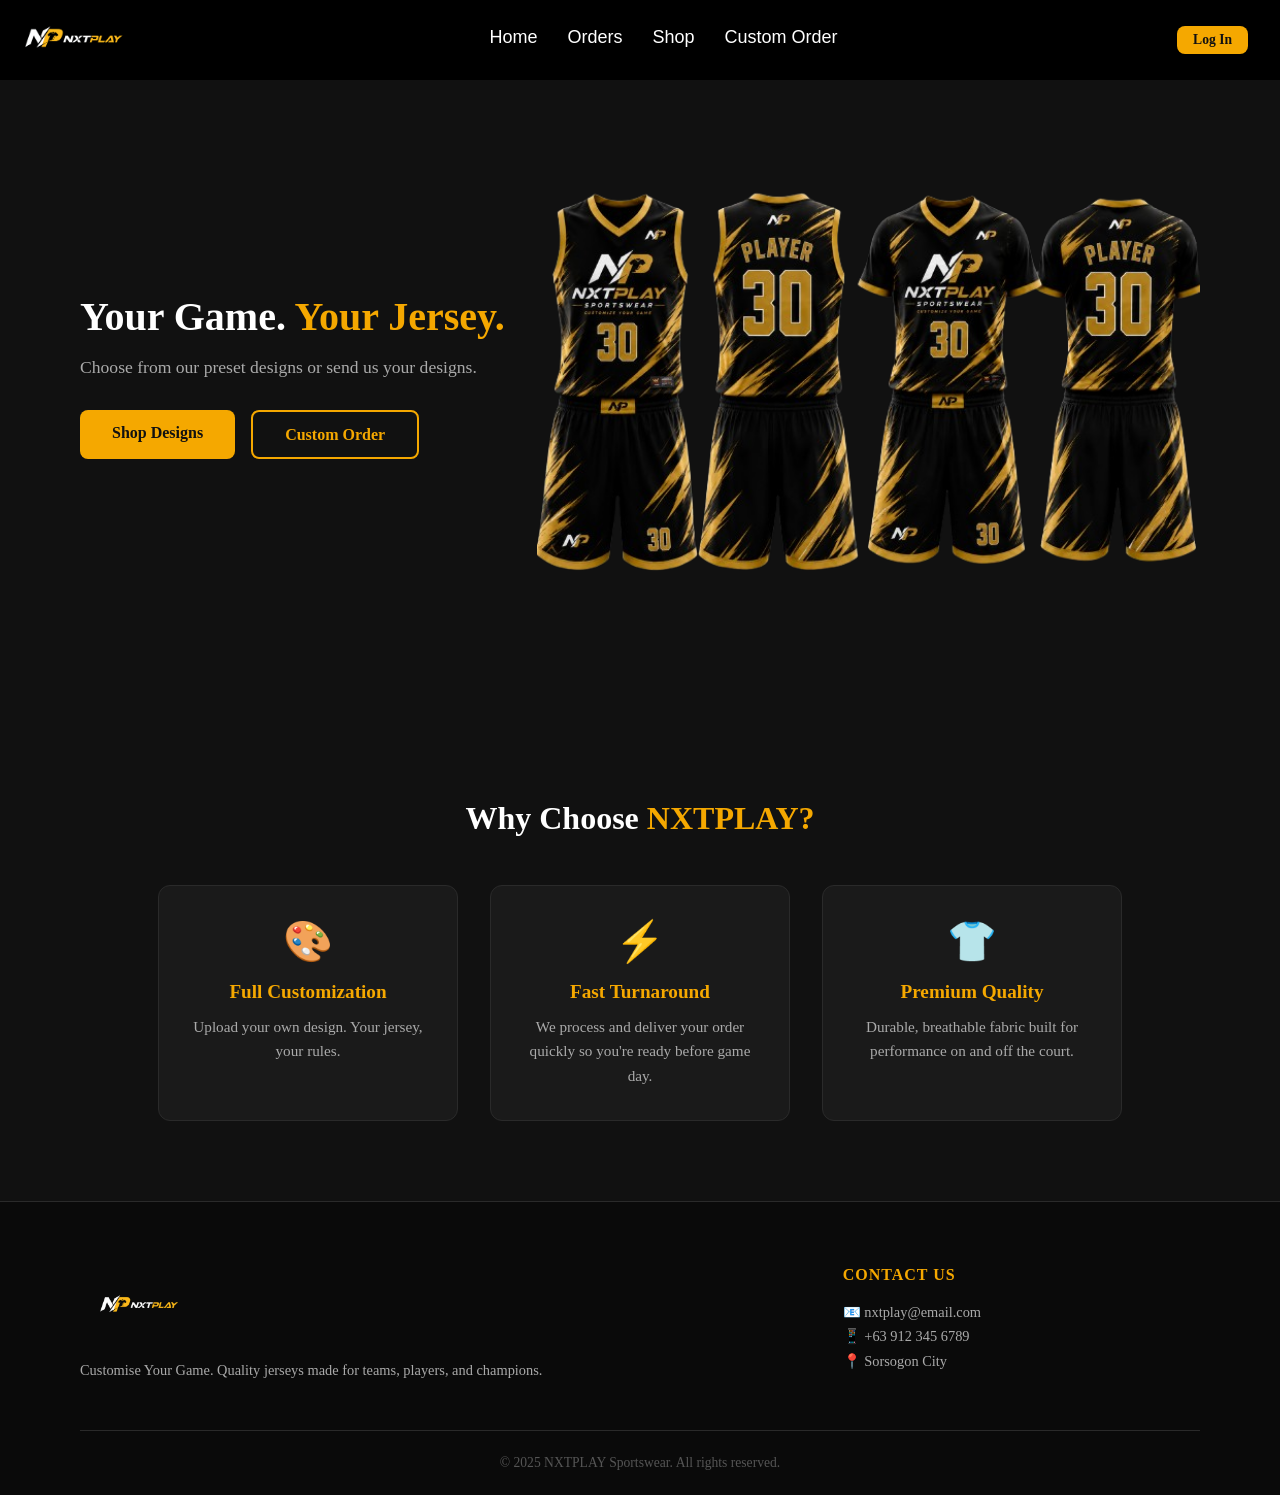
<file: index.html>
<!DOCTYPE html>
<html lang="en">

<head>
  <meta charset="UTF-8">
  <meta name="viewport" content="width=device-width, initial-scale=1.0">
  <title>NXTPLAY</title>
  <link rel="stylesheet" href="css/index.css">
  <link rel="stylesheet" href="css/navbar.css">
</head>

<body>

  <header>
    <div id="nav-wrapper">

      <div class="logo-container">
        <img src="images/navbarLogo.png" alt="NXTPLAY Logo">
      </div>

      <div class="nav-links">
        <ul id="nav-items">
          <a href="#hero">Home</a>
          <a href="./pages/orders.html">Orders</a>
          <a href="./pages/shop.html">Shop</a>
          <a href="./pages/custom.html">Custom Order</a>
        </ul>
      </div>
      <a href="/login.html" id="nav-login">Log In</a>
      <button id="hamburger">☰</button>

    </div>
  </header>

  <main>
    <section id="hero">

      <div id="hero-text">
        <h1>Your Game. <span>Your Jersey.</span></h1>
        <p>Choose from our preset designs or send us your designs.</p>

        <div id="hero-buttons">
          <a href="pages/shop.html" class="btn-primary">Shop Designs</a>
          <a href="pages/custom.html" class="btn-secondary">Custom Order</a>
        </div>
      </div>

      <div id="hero-image">
        <img src="images/black_gold_classic.png" alt="Custom Jersey">
      </div>

    </section>

    <section id="why-us">
      <h2>Why Choose <span>NXTPLAY?</span></h2>

      <div id="why-us-cards">

        <div class="why-card">
          <div class="why-icon">🎨</div>
          <h3>Full Customization</h3>
          <p>Upload your own design. Your jersey, your rules.</p>
        </div>

        <div class="why-card">
          <div class="why-icon">⚡</div>
          <h3>Fast Turnaround</h3>
          <p>We process and deliver your order quickly so you're ready before game day.</p>
        </div>

        <div class="why-card">
          <div class="why-icon">👕</div>
          <h3>Premium Quality</h3>
          <p>Durable, breathable fabric built for performance on and off the court.</p>
        </div>

      </div>
    </section>

  </main>

  <footer>
    <div id="footer-wrapper">

      <div class="footer-col">
        <img src="images/navbarLogo.png" alt="NXTPLAY Logo" id="footer-logo">
        <p>Customise Your Game. Quality jerseys made for teams, players, and champions.</p>
      </div>



      <div class="footer-col">
        <h4>Contact Us</h4>
        <p>📧 nxtplay@email.com</p>
        <p>📱 +63 912 345 6789</p>
        <p>📍 Sorsogon City</p>
      </div>

    </div>

    <div id="footer-bottom">
      <p>© 2025 NXTPLAY Sportswear. All rights reserved.</p>
    </div>
  </footer>

  <script src="js/navbar.js"></script>



</body>

</html>
</file>
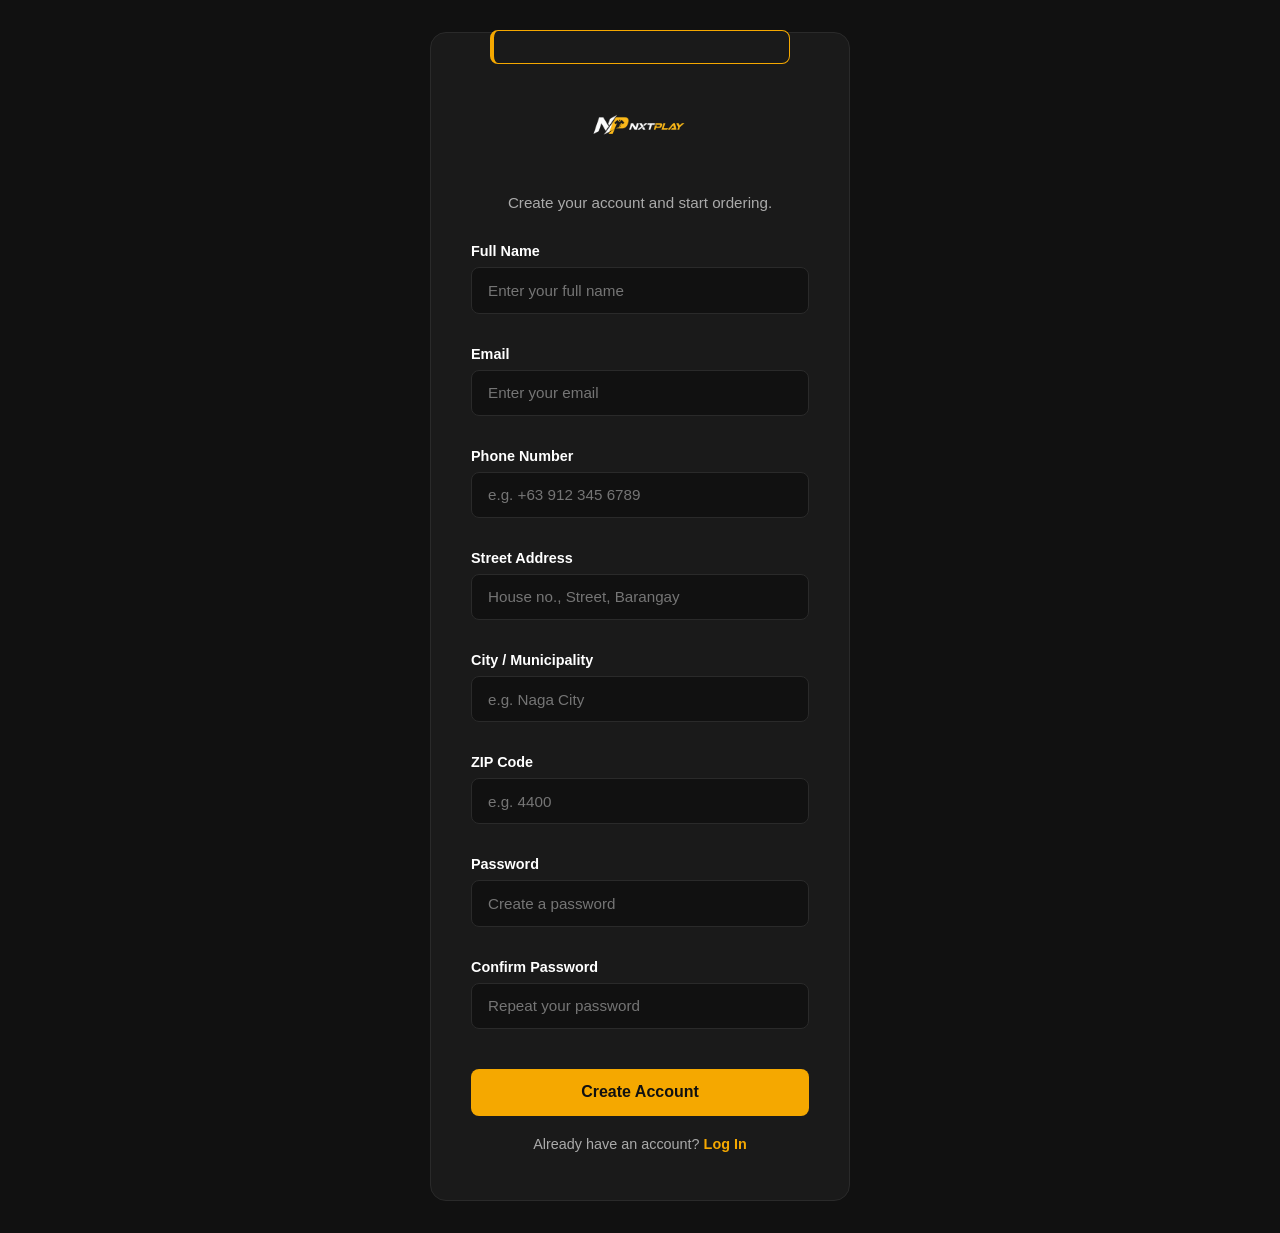
<file: signup.html>
<!DOCTYPE html>
<html lang="en">

<head>
  <meta charset="UTF-8">
  <meta name="viewport" content="width=device-width, initial-scale=1.0">
  <title>NXTPLAY — Sign Up</title>
  <link rel="stylesheet" href="./css/login.css">
</head>

<body>

  <div id="login-page">

    <div id="login-card">

      <div id="login-header">
        <img src="./images/navbarLogo.png" alt="NXTPLAY Logo">
        <p>Create your account and start ordering.</p>
      </div>

      <div id="login-form">

        <div class="form-group">
          <label for="fullname">Full Name</label>
          <input type="text" id="fullname" placeholder="Enter your full name">
          <span class="field-error" id="fullname-error"></span>
        </div>

        <div class="form-group">
          <label for="email">Email</label>
          <input type="email" id="email" placeholder="Enter your email">
          <span class="field-error" id="email-error"></span>
        </div>

        <div class="form-group">
          <label for="phone">Phone Number</label>
          <input type="tel" id="phone" placeholder="e.g. +63 912 345 6789">
          <span class="field-error" id="phone-error"></span>
        </div>

        <div class="form-group">
          <label for="street">Street Address</label>
          <input type="text" id="street" placeholder="House no., Street, Barangay">
          <span class="field-error" id="street-error"></span>
        </div>

        <div class="form-group">
          <label for="city">City / Municipality</label>
          <input type="text" id="city" placeholder="e.g. Naga City">
          <span class="field-error" id="city-error"></span>
        </div>

        <div class="form-group">
          <label for="zip">ZIP Code</label>
          <input type="text" id="zip" placeholder="e.g. 4400">
          <span class="field-error" id="zip-error"></span>
        </div>

        <div class="form-group">
          <label for="password">Password</label>
          <input type="password" id="password" placeholder="Create a password">
          <span class="field-error" id="password-error"></span>
        </div>

        <div class="form-group">
          <label for="confirm-password">Confirm Password</label>
          <input type="password" id="confirm-password" placeholder="Repeat your password">
          <span class="field-error" id="confirm-error"></span>
        </div>

        <button id="login-btn">Create Account</button>

        <p id="signup-text">Already have an account? <a href="./login.html">Log In</a></p>

      </div>

    </div>

  </div>

  <div id="alert-box" class="hidden">
    <p id="alert-message"></p>
  </div>

  <script src="./signup.js"></script>

</body>

</html>
</file>
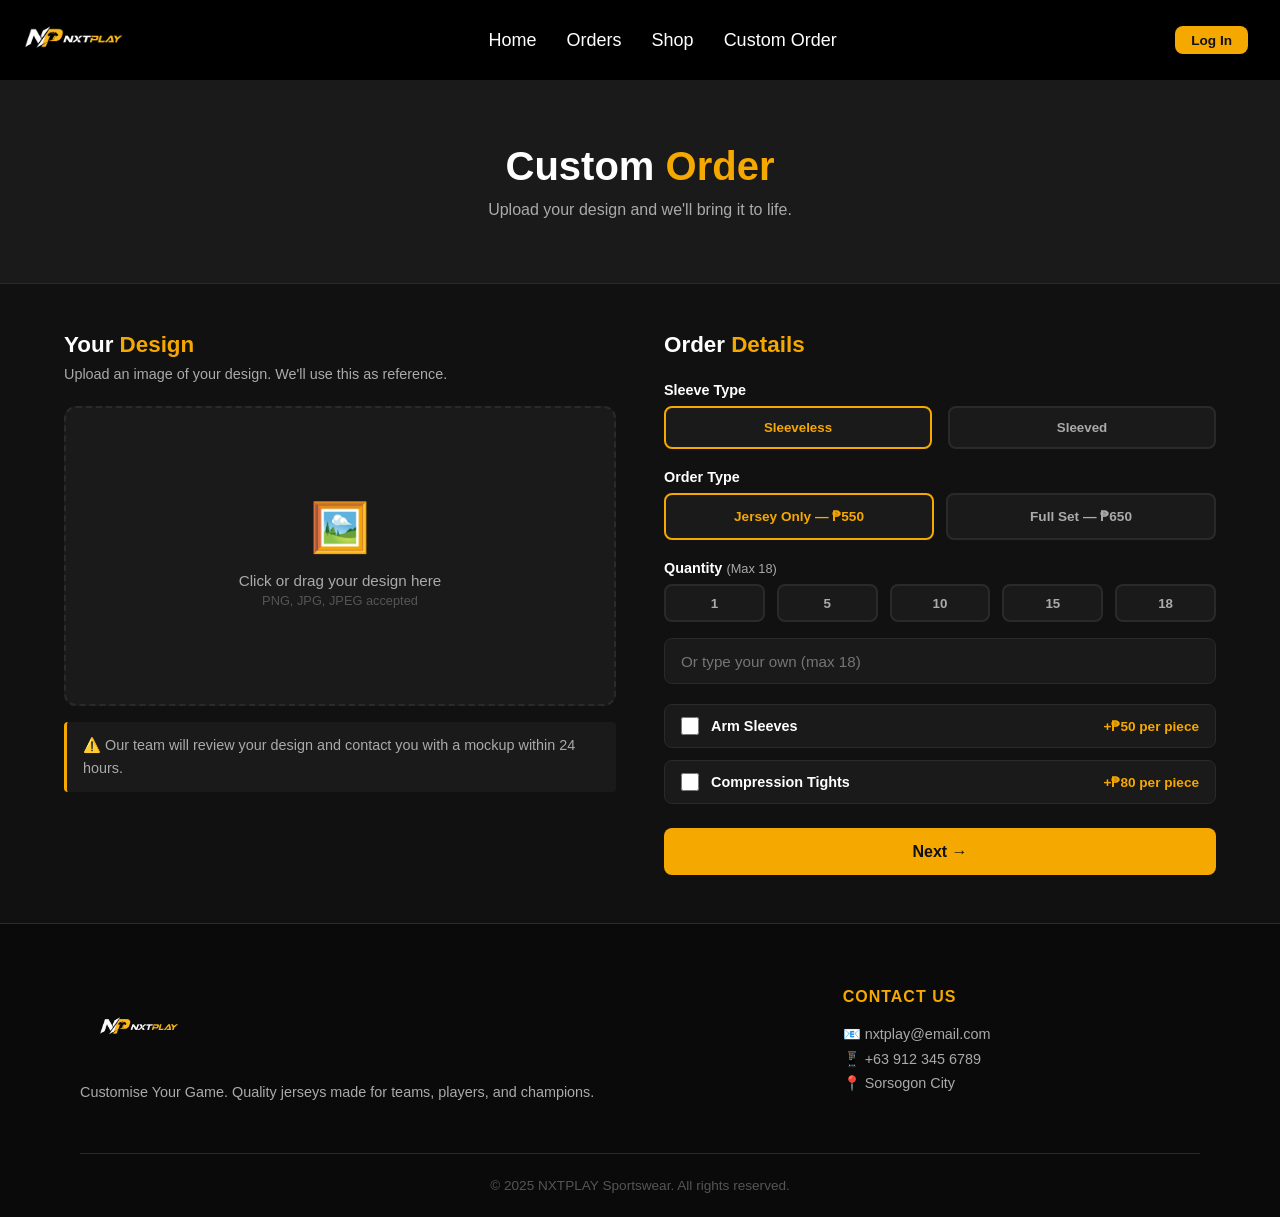
<file: pages/custom.html>
<!DOCTYPE html>
<html lang="en">

<head>
  <meta charset="UTF-8">
  <meta name="viewport" content="width=device-width, initial-scale=1.0">
  <title>NXTPLAY — Custom Order</title>
  <link rel="stylesheet" href="../css/custom.css">
  <link rel="stylesheet" href="../css/navbar.css">
</head>

<body>

  <header>
    <div id="nav-wrapper">
      <div class="logo-container">
        <img src="../images/navbarLogo.png" alt="NXTPLAY Logo">
      </div>
      <nav>
        <ul id="nav-items">
          <li><a href="/index.html">Home</a></li>
          <li><a href="../pages/orders.html">Orders</a></li>
          <li><a href="../pages/shop.html">Shop</a></li>
          <li><a href="../pages/custom.html">Custom Order</a></li>
        </ul>
      </nav>
      <a href="../login.html" id="nav-login">Log In</a>
      <button id="hamburger">☰</button>
    </div>
  </header>

  <main>

    <section id="custom-banner">
      <h1>Custom <span>Order</span></h1>
      <p>Upload your design and we'll bring it to life.</p>
    </section>

    <section id="custom-form-wrapper">

      <!-- LEFT: Image Upload -->
      <div id="upload-side">
        <h2>Your <span>Design</span></h2>
        <p>Upload an image of your design. We'll use this as reference.</p>

        <div id="upload-box">
          <input type="file" id="design-upload" accept="image/*">
          <div id="upload-placeholder">
            <span>🖼️</span>
            <p>Click or drag your design here</p>
            <p class="upload-hint">PNG, JPG, JPEG accepted</p>
          </div>
          <img id="upload-preview" class="hidden" alt="Design Preview">
        </div>

        <p id="upload-note">⚠️ Our team will review your design and contact you with a mockup within 24 hours.</p>
      </div>

      <!-- RIGHT: Order Details -->
      <div id="details-side">
        <h2>Order <span>Details</span></h2>

        <!-- STEP 1 -->
        <div id="custom-step-1">

          <div class="form-group">
            <label>Sleeve Type</label>
            <div id="sleeve-options">
              <button class="sleeve-btn active" data-value="Sleeveless">Sleeveless</button>
              <button class="sleeve-btn" data-value="Sleeved">Sleeved</button>
            </div>
          </div>

          <div class="form-group">
            <label>Order Type</label>
            <div id="set-options">
              <button class="set-btn active" data-value="Jersey Only">Jersey Only — ₱550</button>
              <button class="set-btn" data-value="Full Set">Full Set — ₱650</button>
            </div>
          </div>

          <div class="form-group">
            <label>Quantity <span class="limit-note">(Max 18)</span></label>
            <div id="qty-presets">
              <button class="qty-btn" data-value="1">1</button>
              <button class="qty-btn" data-value="5">5</button>
              <button class="qty-btn" data-value="10">10</button>
              <button class="qty-btn" data-value="15">15</button>
              <button class="qty-btn" data-value="18">18</button>
            </div>
            <input type="number" id="input-qty" placeholder="Or type your own (max 18)" min="1" max="18">
          </div>

          <div id="addon-options">
            <label class="addon-item">
              <input type="checkbox" id="addon-sleeves" value="50">
              <span class="addon-label">Arm Sleeves</span>
              <span class="addon-price">+₱50 per piece</span>
            </label>
            <label class="addon-item">
              <input type="checkbox" id="addon-tights" value="80">
              <span class="addon-label">Compression Tights</span>
              <span class="addon-price">+₱80 per piece</span>
            </label>
          </div>

          <button id="custom-next-btn">Next →</button>

        </div>

        <!-- STEP 2: Player List -->
        <div id="custom-step-2" class="hidden">

          <p id="step2-label">Enter details for each player:</p>

          <div id="player-list">
            <!-- Generated by JS -->
          </div>

          <div id="step2-buttons">
            <button id="custom-back-btn">Back</button>
            <button id="custom-confirm-btn">Next</button>
          </div>

        </div>

        <!-- STEP 3: Delivery & Payment -->
        <div id="custom-step-3" class="hidden">

          <div class="form-group">
            <label>Delivery Method</label>
            <div id="custom-delivery-options">
              <button type="button" class="custom-delivery-btn active" data-value="Pickup">Pickup</button>
              <button type="button" class="custom-delivery-btn" data-value="Delivery">Delivery</button>
            </div>
          </div>

          <div id="custom-delivery-fields" class="hidden">
            <div class="form-group">
              <label>Full Name</label>
              <input type="text" id="custom-del-name" placeholder="Enter your full name">
            </div>
            <div class="form-group">
              <label>Phone Number</label>
              <input type="tel" id="custom-del-phone" placeholder="09123456789">
            </div>
            <div class="form-group">
              <label>Street Address</label>
              <input type="text" id="custom-del-address" placeholder="House no., Street, Barangay">
            </div>
            <div class="form-group">
              <label>City / Municipality</label>
              <input type="text" id="custom-del-city" placeholder="e.g. Naga City">
            </div>
            <div class="form-group">
              <label>ZIP Code</label>
              <input type="text" id="custom-del-zip" placeholder="e.g. 4400">
            </div>
          </div>

          <div id="custom-shipping-estimate" class="hidden"
            style="background:#1a1a1a;border:1px solid #2a2a2a;border-left:3px solid #F5A800;border-radius:8px;padding:0.75rem 1rem;margin-bottom:1rem;">
            <p style="color:#aaaaaa;font-size:0.8rem;margin-bottom:0.25rem;">Delivery Fee</p>
            <p id="custom-shipping-fee-text" style="color:#F5A800;font-size:1rem;font-weight:700;">—</p>
          </div>

          <div class="form-group">
            <label>Payment Method</label>
            <div id="custom-payment-options">
              <button type="button" class="custom-payment-btn active" data-value="Cash on Delivery">Cash on
                Delivery</button>
              <button type="button" class="custom-payment-btn" data-value="GCash">GCash</button>
            </div>
          </div>

          <div id="custom-gcash-field" class="hidden">
            <div class="form-group">
              <label>GCash Reference Number</label>
              <input type="text" id="custom-gcash-ref" placeholder="Enter GCash reference number">
            </div>
          </div>

          <div id="step3-buttons">
            <button id="custom-back-btn-3">Back</button>
            <button id="custom-review-btn">Review Order</button>
          </div>

        </div>

      </div>

    </section>

    <!-- SUMMARY SECTION -->
    <section id="custom-summary" class="hidden">
      <h2>Order <span>Summary</span></h2>

      <div id="summary-body">
        <div class="summary-row">
          <p class="summary-label">Sleeve Type</p>
          <p class="summary-value" id="sum-sleeve">—</p>
        </div>
        <div class="summary-row">
          <p class="summary-label">Order Type</p>
          <p class="summary-value" id="sum-set">—</p>
        </div>
        <div class="summary-row">
          <p class="summary-label">Add-ons</p>
          <p class="summary-value" id="sum-addons">—</p>
        </div>
        <div class="summary-row">
          <p class="summary-label">Quantity</p>
          <p class="summary-value" id="sum-qty">—</p>
        </div>
        <div class="summary-row">
          <p class="summary-label">Players</p>
          <p class="summary-value" id="sum-players" style="white-space: pre-line; text-align: right;">—</p>
        </div>
        <div class="summary-row">
          <p class="summary-label">Design File</p>
          <p class="summary-value" id="sum-file">—</p>
        </div>
        <div class="summary-row">
          <p class="summary-label">Price per Set</p>
          <p class="summary-value" id="sum-price-per">—</p>
        </div>
        <div class="summary-row">
          <p class="summary-label">Jersey Subtotal</p>
          <p class="summary-value" id="sum-jersey-subtotal">—</p>
        </div>
        <div class="summary-row" id="sum-shipping-row">
          <p class="summary-label">Shipping Fee</p>
          <p class="summary-value" id="sum-shipping">—</p>
        </div>
        <div class="summary-row" style="border-top: 1px solid #F5A800; margin-top: 0.5rem; padding-top: 0.5rem;">
          <p class="summary-label" style="color: #F5A800; font-weight: 700; font-size: 1rem;">Total</p>
          <p class="summary-value" id="sum-grand-total" style="color: #F5A800; font-weight: 700; font-size: 1rem;">—</p>
        </div>
        <div class="summary-row">
          <p class="summary-label">Delivery</p>
          <p class="summary-value" id="sum-delivery">—</p>
        </div>
        <div class="summary-row">
          <p class="summary-label">Payment</p>
          <p class="summary-value" id="sum-payment">—</p>
        </div>
        <div class="summary-row" id="sum-address-row">
          <p class="summary-label">Address</p>
          <p class="summary-value" id="sum-address" style="white-space: pre-line; text-align: right;">—</p>
        </div>
      </div>
      <div id="summary-buttons">
        <button id="summary-back-btn">Back</button>
        <button id="place-order-btn">Place Order</button>
      </div>

    </section>

  </main>

  <footer>
    <div id="footer-wrapper">
      <div class="footer-col">
        <img src="../images/navbarLogo.png" alt="NXTPLAY Logo" id="footer-logo">
        <p>Customise Your Game. Quality jerseys made for teams, players, and champions.</p>
      </div>
      <div class="footer-col">
        <h4>Contact Us</h4>
        <p>📧 nxtplay@email.com</p>
        <p>📱 +63 912 345 6789</p>
        <p>📍 Sorsogon City</p>
      </div>
    </div>
    <div id="footer-bottom">
      <p>© 2025 NXTPLAY Sportswear. All rights reserved.</p>
    </div>
  </footer>

  <div id="alert-box" class="hidden">
    <p id="alert-message"></p>
  </div>

  <script src="/js/custom.js"></script>
  <script src="/js/navbar.js"></script>
</body>

</html>
</file>
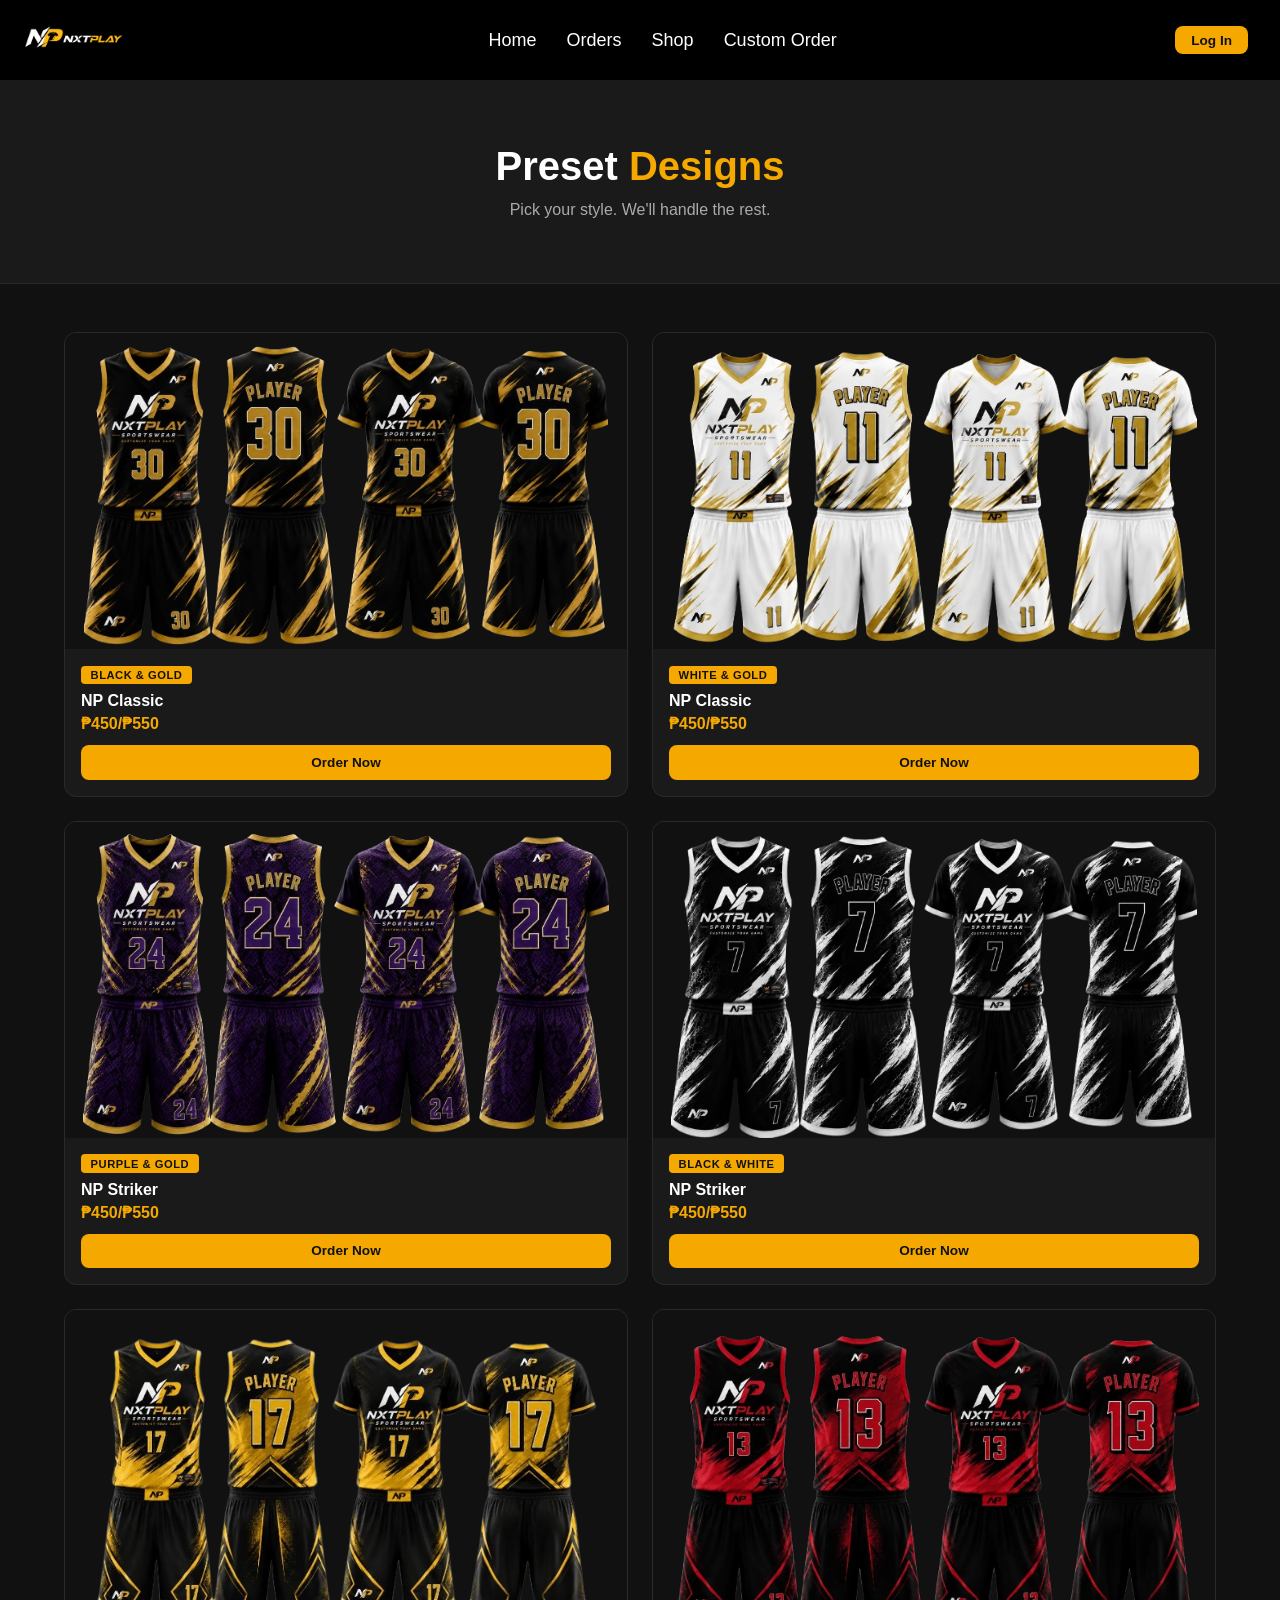
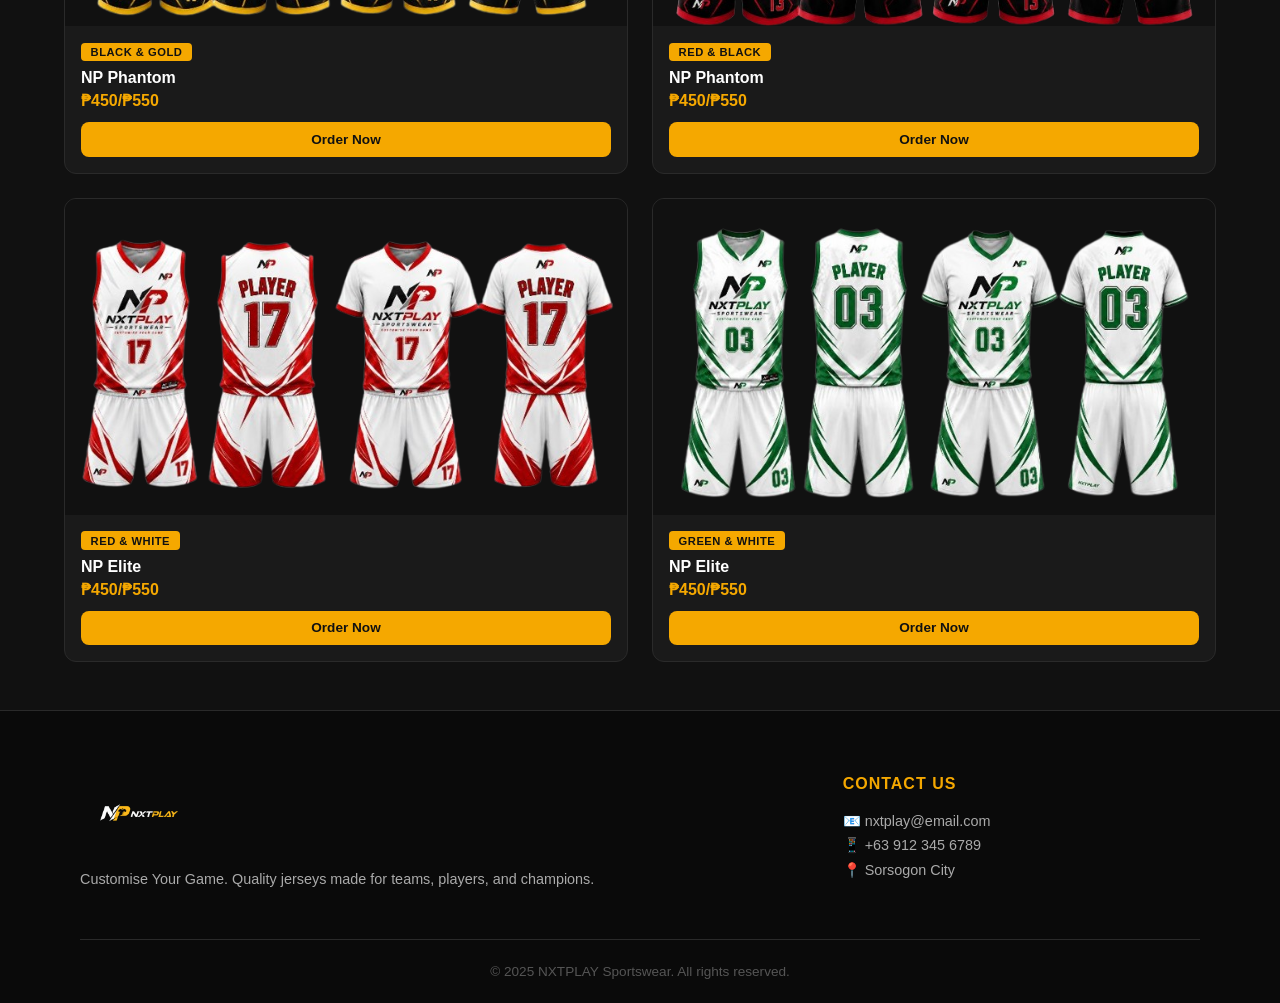
<file: pages/shop.html>
<!DOCTYPE html>
<html lang="en">

<head>
  <meta charset="UTF-8">
  <meta name="viewport" content="width=device-width, initial-scale=1.0">
  <title>NXTPLAY — Shop Designs</title>
  <link rel="stylesheet" href="../css/shop.css">
  <link rel="stylesheet" href="../css/navbar.css">
</head>

<body>

  <header>
    <div id="nav-wrapper">
      <div class="logo-container">
        <img src="../images/navbarLogo.png" alt="NXTPLAY Logo">

      </div>

      <nav>
        <ul id="nav-items">
          <li><a href="/index.html">Home</a></li>
          <li><a href="../pages/orders.html">Orders</a></li>
          <li><a href="../pages/shop.html">Shop</a></li>
          <li><a href="../pages/custom.html">Custom Order</a></li>
        </ul>
      </nav>

      <a href="../login.html" id="nav-login">Log In</a>
      <button id="hamburger">☰</button>

    </div>
  </header>

  <main>

    <!-- SHOP BANNER -->
    <section id="shop-banner">
      <h1>Preset <span>Designs</span></h1>
      <p>Pick your style. We'll handle the rest.</p>
    </section>

    <!-- PRODUCT GRID -->
    <section id="shop-grid">

      <!-- Design 1 - Colorway 1 -->
      <article class="product-card">
        <div class="product-img">
          <img src="../images/black_gold_classic.png" alt="Design 1 - Black & Gold">
        </div>
        <div class="product-info">
          <span class="colorway-label">Black & Gold</span>
          <h3 class="product-name">NP Classic</h3>
          <p class="product-price">₱450/₱550</p>
          <a href="#" class="order-btn">Order Now</a>
        </div>
      </article>

      <!-- Design 1 - Colorway 2 -->
      <article class="product-card">
        <div class="product-img">
          <img src="../images/white_gold_classic.png" alt="Design 1 - White & Gold">
        </div>
        <div class="product-info">
          <span class="colorway-label">White & Gold</span>
          <h3 class="product-name">NP Classic</h3>
          <p class="product-price">₱450/₱550</p>
          <a href="#" class="order-btn">Order Now</a>
        </div>
      </article>

      <!-- Design 2 - Colorway 1 -->
      <article class="product-card">
        <div class="product-img">
          <img src="../images/purple_gold_striker.png" alt="Design 2 - Purple & Gold">
        </div>
        <div class="product-info">
          <span class="colorway-label">Purple & Gold</span>
          <h3 class="product-name">NP Striker</h3>
          <p class="product-price">₱450/₱550</p>
          <a href="#" class="order-btn">Order Now</a>
        </div>
      </article>

      <!-- Design 2 - Colorway 2 -->
      <article class="product-card">
        <div class="product-img">
          <img src="../images/black_white_striker.png" alt="Design 2 - Black & White">
        </div>
        <div class="product-info">
          <span class="colorway-label">Black & White</span>
          <h3 class="product-name">NP Striker</h3>
          <p class="product-price">₱450/₱550</p>
          <a href="#" class="order-btn">Order Now</a>
        </div>
      </article>

      <!-- Design 3 - Colorway 1 -->
      <article class="product-card">
        <div class="product-img">
          <img src="../images/black_gold_phantom.png" alt="Design 3 - Black & Gold">
        </div>
        <div class="product-info">
          <span class="colorway-label">Black & Gold</span>
          <h3 class="product-name">NP Phantom</h3>
          <p class="product-price">₱450/₱550</p>
          <a href="#" class="order-btn">Order Now</a>
        </div>
      </article>

      <!-- Design 3 - Colorway 2 -->
      <article class="product-card">
        <div class="product-img">
          <img src="../images/black_red_phantom.png" alt="Design 3 - Red & Black">
        </div>
        <div class="product-info">
          <span class="colorway-label">Red & Black</span>
          <h3 class="product-name">NP Phantom</h3>
          <p class="product-price">₱450/₱550</p>
          <a href="#" class="order-btn">Order Now</a>
        </div>
      </article>

      <!-- Design 4 - Colorway 1 -->
      <article class="product-card">
        <div class="product-img">
          <img src="../images/white_red_elite.png" alt="Design 4 - Red & White">
        </div>
        <div class="product-info">
          <span class="colorway-label">Red & White</span>
          <h3 class="product-name">NP Elite</h3>
          <p class="product-price">₱450/₱550</p>
          <a href="#" class="order-btn">Order Now</a>
        </div>
      </article>

      <!-- Design 4 - Colorway 2 -->
      <article class="product-card">
        <div class="product-img">
          <img src="../images/white_green_elite.png" alt="Design 4 - Green & White">
        </div>
        <div class="product-info">
          <span class="colorway-label">Green & White</span>
          <h3 class="product-name">NP Elite</h3>
          <p class="product-price">₱450/₱550</p>
          <a href="#" class="order-btn">Order Now</a>
        </div>
      </article>

    </section>

  </main>

  <footer>
    <div id="footer-wrapper">
      <div class="footer-col">
        <img src="../images/navbarLogo.png" alt="NXTPLAY Logo" id="footer-logo">
        <p>Customise Your Game. Quality jerseys made for teams, players, and champions.</p>
      </div>
      <div class="footer-col">
        <h4>Contact Us</h4>
        <p>📧 nxtplay@email.com</p>
        <p>📱 +63 912 345 6789</p>
        <p>📍 Sorsogon City</p>
      </div>
    </div>
    <div id="footer-bottom">
      <p>© 2025 NXTPLAY Sportswear. All rights reserved.</p>
    </div>
  </footer>

  <!-- MODAL 1: ORDER FORM -->

  <div id="modal-overlay" class="hidden">
    <div id="modal-card">

      <div id="modal-header">
        <h2 id="modal-title">Customize Your <span>Order</span></h2>
        <button id="modal-close">✕</button>
      </div>

      <!-- STEP 1: Sleeve + Quantity -->
      <div id="step-1">

        <div class="modal-form-group">
          <label>Sleeve Type</label>
          <div id="sleeve-options">
            <button class="sleeve-btn active" data-value="Sleeveless">Sleeveless</button>
            <button class="sleeve-btn" data-value="Sleeved">Sleeved</button>
          </div>
        </div>

        <div class="modal-form-group">
          <label>Order Type</label>
          <div id="set-options">
            <button class="set-btn active" data-value="Jersey Only">Jersey Only — ₱450</button>
            <button class="set-btn" data-value="Full Set">Full Set (with short) — ₱550</button>
          </div>
        </div>

        <div class="modal-form-group">
          <label>Quantity <span id="qty-limit">(Max 18)</span></label>
          <div id="qty-presets">
            <button class="qty-btn" data-value="1">1</button>
            <button class="qty-btn" data-value="5">5</button>
            <button class="qty-btn" data-value="10">10</button>
            <button class="qty-btn" data-value="15">15</button>
            <button class="qty-btn" data-value="18">18</button>
          </div>
          <input type="number" id="input-qty" placeholder="Or type your own (max 18)" min="1" max="18">
        </div>

        <div id="addon-options">
          <label class="addon-item">
            <input type="checkbox" id="addon-sleeves" value="50">
            <span class="addon-label">Arm Sleeves</span>
            <span class="addon-price">+₱50</span>
          </label>
          <label class="addon-item">
            <input type="checkbox" id="addon-tights" value="80">
            <span class="addon-label">Compression Tights</span>
            <span class="addon-price">+₱80</span>
          </label>
        </div>



        <button id="next-btn">Next</button>

      </div>

      <!-- STEP 2: Player List -->
      <div id="step-2" class="hidden">

        <div id="player-list">
          <!-- Rows generated by JS -->
        </div>

        <div id="step2-buttons">
          <button id="back-btn">Back</button>
          <button id="confirm-btn">Confirm Order</button>
        </div>

      </div>

      <!-- STEP 3: Delivery & Payment -->
      <div id="step-3" class="hidden">

        <div class="modal-form-group">
          <label>Delivery Method</label>
          <div id="delivery-options">
            <button class="delivery-btn active" data-value="Pickup">Pickup</button>
            <button class="delivery-btn" data-value="Delivery">Delivery</button>
          </div>
        </div>

        <!-- Pickup note -->
        <div id="pickup-note">
          <p>Pay on the spot when you pick up your order at our store.</p>
        </div>

        <!-- Delivery fields -->
        <div id="delivery-fields" class="hidden">

          <div class="modal-form-group">
            <label>Full Name</label>
            <input type="text" id="del-name" placeholder="Enter your full name">
          </div>

          <div class="modal-form-group">
            <label>Phone Number</label>
            <input type="text" id="del-phone" placeholder="e.g. 09123456789">
          </div>

          <div class="modal-form-group">
            <label>Street Address</label>
            <input type="text" id="del-address" placeholder="House no., Street, Barangay">
          </div>

          <div class="modal-form-group">
            <label>City / Municipality</label>
            <input type="text" id="del-city" placeholder="City or Municipality">
          </div>

          <div class="modal-form-group">
            <label>ZIP Code</label>
            <input type="text" id="del-zip" placeholder="ZIP Code">
          </div>

          <div id="shipping-estimate" class="hidden"
            style="background:#111;border:1px solid #2a2a2a;border-left:3px solid #F5A800;border-radius:8px;padding:0.75rem 1rem;margin-bottom:1rem;">
            <p style="color:#aaaaaa;font-size:0.8rem;margin-bottom:0.25rem;">Delivery Fee</p>
            <p id="shipping-fee-text" style="color:#F5A800;font-size:1rem;font-weight:700;">—</p>
          </div>

          <div class="modal-form-group">
            <label>Payment Method</label>
            <div id="payment-options">
              <button class="payment-btn active" data-value="Cash on Delivery">Cash on Delivery</button>
              <button class="payment-btn" data-value="GCash">GCash</button>
            </div>
          </div>

          <!-- GCash reference -->
          <div id="gcash-fields" class="hidden">
            <div class="modal-form-group">
              <label>GCash Reference Number</label>
              <input type="text" id="del-gcash-ref" placeholder="Enter GCash reference no.">
            </div>
          </div>

        </div>

        <div id="step3-buttons">
          <button id="back-btn-3">Back</button>
          <button id="confirm-btn-3">Review Order</button>
        </div>

      </div>

    </div>
  </div>

  <!-- MODAL 2: ORDER SUMMARY -->
  <div id="summary-overlay" class="hidden">
    <div id="summary-card">

      <div id="modal-header">
        <h2>Order <span>Summary</span></h2>
        <button id="summary-close">✕</button>
      </div>

      <div id="summary-body">
        <div id="summary-body">
          <div class="summary-row">
            <p class="summary-label">Design</p>
            <p class="summary-value" id="sum-design">—</p>
          </div>
          <div class="summary-row">
            <p class="summary-label">Colorway</p>
            <p class="summary-value" id="sum-colorway">—</p>
          </div>
          <div class="summary-row">
            <p class="summary-label">Sleeve Type</p>
            <p class="summary-value" id="sum-sleeve">—</p>
          </div>
          <div class="summary-row">
            <p class="summary-label">Order Type</p>
            <p class="summary-value" id="sum-set">—</p>
          </div>
          <div class="summary-row">
            <p class="summary-label">Add-ons</p>
            <p class="summary-value" id="sum-addons">—</p>
          </div>
          <div class="summary-row">
            <p class="summary-label">Quantity</p>
            <p class="summary-value" id="sum-qty">—</p>
          </div>
          <div class="summary-row">
            <p class="summary-label">Total Price</p>
            <p class="summary-value" id="sum-price">—</p>
          </div>
          <div class="summary-row" id="sum-shipping-row">
            <p class="summary-label">Shipping Fee</p>
            <p class="summary-value" id="sum-shipping">—</p>
          </div>
          <div class="summary-row" id="sum-grand-row">
            <p class="summary-label" style="color:#ffffff; font-weight:700;">Grand Total</p>
            <p class="summary-value gold" id="sum-grand">—</p>
          </div>
          <div class="summary-row">
            <p class="summary-label">Delivery</p>
            <p class="summary-value" id="sum-delivery">—</p>
          </div>
          <div class="summary-row">
            <p class="summary-label">Payment</p>
            <p class="summary-value" id="sum-payment">—</p>
          </div>
          <div class="summary-row" id="sum-address-row">
            <p class="summary-label">Address</p>
            <p class="summary-value" id="sum-address" style="text-align: right;">—</p>
          </div>
          <div class="summary-row">
            <p class="summary-label">Players</p>
            <p class="summary-value" id="sum-players" style="white-space: pre-line; text-align: right;">—</p>
          </div>
        </div>
      </div>
      <button id="summary-back-btn">Back</button>
      <button id="order-now-btn">Order Now</button>

    </div>
  </div>

  <div id="alert-box" class="hidden">
    <p id="alert-message"></p>
  </div>

  <script src="../app.js"></script>
  <script src="../js/navbar.js"></script>

</body>

</html>
</file>
<file: css/index.css>
* {
  margin: 0;
  padding: 0;
  box-sizing: border-box;
}

.hidden {
  display: none !important;
}

#nav-wrapper {
  display: flex;
  justify-content: space-between;
  align-items: center;
  background-color: black;
  color: white;
  height: 80px;
  width: 100%;
  position: fixed;
  top: 0;
  z-index: 999;
}

.logo-container {
  height: 80px;
  width: 150px;
}

.logo-container img {
  height: 100%;
  width: 100%;
  object-fit: cover;
}

#nav-items {
  display: flex;
  list-style: none;
  font-size: 18px;
  gap: 30px;
  padding: 16px;
}

#nav-items a {
  color: white;
  text-decoration: none;
  font-family: Arial, Helvetica, sans-serif;
  padding-bottom: 4px;
  border-bottom: 2px solid transparent;
  transition: border-color 0.2s;
}

#nav-items a:hover {
  border-color: #F5A800;
  color: #F5A800;
  cursor: pointer;
}

#nav-login {
  background-color: #F5A800;
  color: #111111;
  padding: 0.4rem 1rem;
  border-radius: 8px;
  text-decoration: none;
  font-weight: 700;
  font-size: 0.85rem;
  margin-right: 2rem;
  transition: background-color 0.2s;
  white-space: nowrap;
}

#nav-login:hover {
  background-color: #d4900a;
}

#hero {
  display: flex;
  align-items: center;
  justify-content: space-between;
  padding: 6rem 5rem 4rem;
  min-height: 80vh;
  gap: 2rem;
  background-color: #111111;
}

#hero-text {
  flex: 0.6;
  align-self: center;
}

#hero-text h1 {
  font-size: 2.5rem;
  white-space: nowrap;
  font-weight: 800;
  line-height: 1.2;
  margin-bottom: 1rem;
  color: #ffffff;
}

#hero-text h1 span {
  color: #F5A800;
}

#hero-text p {
  font-size: 1.1rem;
  color: #aaaaaa;
  margin-bottom: 2rem;
}

#hero-buttons {
  display: flex;
  gap: 1rem;
}

.btn-primary {
  padding: 0.85rem 2rem;
  background-color: #F5A800;
  color: #111111;
  text-decoration: none;
  border-radius: 8px;
  font-weight: 600;
}

.btn-primary:hover {
  background-color: #d4900a;
}

.btn-secondary {
  padding: 0.85rem 2rem;
  background-color: transparent;
  color: #F5A800;
  text-decoration: none;
  border-radius: 8px;
  font-weight: 600;
  border: 2px solid #F5A800;
}

.btn-secondary:hover {
  background-color: #F5A800;
  color: #111111;
}

#hero-image {
  flex: 1.4;
  display: flex;
  justify-content: center;
}

#hero-image img {
  width: 100%;
  max-width: 700px;
  object-fit: cover;
}

#why-us {
  background-color: #111111;
  padding: 5rem;
  text-align: center;
}

#why-us h2 {
  font-size: 2rem;
  font-weight: 800;
  color: #ffffff;
  margin-bottom: 3rem;
}

#why-us h2 span {
  color: #F5A800;
}

#why-us-cards {
  display: flex;
  gap: 2rem;
  justify-content: center;
}

.why-card {
  background-color: #1a1a1a;
  border: 1px solid #2a2a2a;
  border-radius: 12px;
  padding: 2rem;
  flex: 1;
  max-width: 300px;
}

.why-icon {
  font-size: 2.5rem;
  margin-bottom: 1rem;
}

.why-card h3 {
  font-size: 1.2rem;
  font-weight: 700;
  color: #F5A800;
  margin-bottom: 0.75rem;
}

.why-card p {
  font-size: 0.95rem;
  color: #aaaaaa;
  line-height: 1.6;
}

footer {
  background-color: #0a0a0a;
  padding: 4rem 5rem 0;
  border-top: 1px solid #2a2a2a;
}

#footer-wrapper {
  display: flex;
  justify-content: space-between;
  gap: 3rem;
  padding-bottom: 3rem;
}

.footer-col:first-child {
  flex: 2;
}

.footer-col:last-child {
  flex: 1;
}

#footer-logo {
  width: 120px;
  margin-bottom: 0.5rem;
}

.footer-col p {
  color: #aaaaaa;
  font-size: 0.9rem;
  line-height: 1.7;
}

.footer-col h4 {
  color: #F5A800;
  font-size: 1rem;
  font-weight: 700;
  margin-bottom: 1rem;
  text-transform: uppercase;
  letter-spacing: 1px;
}

#footer-bottom {
  border-top: 1px solid #2a2a2a;
  padding: 1.5rem 0;
  text-align: center;
}

#footer-bottom p {
  color: #555555;
  font-size: 0.85rem;
}

/* ================================
   TABLET — 768px and below
================================ */
@media (max-width: 768px) {

  /* NAVBAR */
  #nav-items {
    gap: 16px;
    font-size: 15px;
    padding: 12px;
  }

  #nav-login {
    margin-right: 1rem;
  }

  /* HERO */
  #hero {
    flex-direction: column;
    padding: 6rem 2rem 3rem;
    min-height: auto;
    text-align: center;
  }

  #hero-text {
    flex: none;
    width: 100%;
  }

  #hero-text h1 {
    font-size: 2rem;
    white-space: normal;
  }

  #hero-buttons {
    justify-content: center;
  }

  #hero-image {
    flex: none;
    width: 100%;
  }

  #hero-image img {
    max-width: 100%;
  }

  /* WHY US */
  #why-us {
    padding: 3rem 2rem;
  }

  #why-us-cards {
    flex-direction: column;
    align-items: center;
  }

  .why-card {
    max-width: 100%;
    width: 100%;
  }

  /* FOOTER */
  footer {
    padding: 3rem 2rem 0;
  }

  #footer-wrapper {
    flex-direction: column;
    gap: 2rem;
  }

  .footer-col:first-child,
  .footer-col:last-child {
    flex: none;
    width: 100%;
  }
}

/* ================================
   PHONE — 480px and below
================================ */
@media (max-width: 480px) {

  /* NAVBAR — hide nav links, keep logo and login */
  #nav-items {
    display: none;
  }

  .logo-container {
    width: 120px;
  }

  #nav-login {
    margin-right: 0.75rem;
    font-size: 0.8rem;
    padding: 0.35rem 0.75rem;
  }

  /* HERO */
  #hero {
    padding: 5rem 1.5rem 2rem;
  }

  #hero-text h1 {
    font-size: 1.6rem;
  }

  #hero-text p {
    font-size: 0.95rem;
  }

  #hero-buttons {
    flex-direction: column;
    gap: 0.75rem;
  }

  .btn-primary,
  .btn-secondary {
    text-align: center;
    padding: 0.75rem 1.5rem;
  }

  /* WHY US */
  #why-us {
    padding: 2rem 1.5rem;
  }

  #why-us h2 {
    font-size: 1.5rem;
  }
}
</file>
<file: css/navbar.css>
/* USER DROPDOWN */
#nav-login {
  position: relative;
}

#user-dropdown {
  position: absolute;
  top: 50px;
  right: 0;
  background-color: #1a1a1a;
  border: 1px solid #2a2a2a;
  border-radius: 10px;
  padding: 1rem;
  min-width: 200px;
  z-index: 9999;
  box-shadow: 0 8px 24px rgba(0,0,0,0.4);
}

#dropdown-name {
  color: #ffffff;
  font-weight: 700;
  font-size: 0.95rem;
  margin-bottom: 0.2rem;
}

#dropdown-email {
  color: #aaaaaa;
  font-size: 0.8rem;
  margin-bottom: 0.75rem;
}

#dropdown-divider {
  border: none;
  border-top: 1px solid #2a2a2a;
  margin-bottom: 0.75rem;
}

#dropdown-orders {
  display: block;
  color: #ffffff;
  text-decoration: none;
  font-size: 0.9rem;
  padding: 0.5rem 0;
  transition: color 0.2s;
}

#dropdown-orders:hover {
  color: #F5A800;
}

#dropdown-logout {
  width: 100%;
  margin-top: 0.5rem;
  padding: 0.6rem;
  background-color: transparent;
  border: 1px solid #ff4444;
  color: #ff4444;
  border-radius: 8px;
  cursor: pointer;
  font-weight: 600;
  font-size: 0.85rem;
  transition: all 0.2s;
}

#dropdown-logout:hover {
  background-color: #ff4444;
  color: #ffffff;
}

/* HAMBURGER */
#hamburger {
  display: none;
  background: none;
  border: none;
  color: #ffffff;
  font-size: 1.8rem;
  cursor: pointer;
  margin-right: 1rem;
  line-height: 1;
}

/* MOBILE NAV MENU */
#mobile-menu {
  display: none;
  flex-direction: column;
  background-color: #111111;
  position: fixed;
  top: 80px;
  left: 0;
  width: 100%;
  z-index: 998;
  border-top: 1px solid #2a2a2a;
  padding: 1rem 0;
}

#mobile-menu a {
  color: #ffffff;
  text-decoration: none;
  font-family: Arial, Helvetica, sans-serif;
  font-size: 1rem;
  font-weight: 600;
  padding: 0.85rem 2rem;
  border-bottom: 1px solid #1a1a1a;
  transition: color 0.2s, background-color 0.2s;
}

#mobile-menu a:hover {
  color: #F5A800;
  background-color: #1a1a1a;
}

#mobile-menu.open {
  display: flex;
}

@media (max-width: 480px) {
  #hamburger {
    display: block;
  }
}
</file>
<file: css/login.css>
* {
  margin: 0;
  padding: 0;
  box-sizing: border-box;
}

body {
  background-color: #111111;
  font-family: Arial, Helvetica, sans-serif;
   min-height: 100vh;        
  display: flex;            
  align-items: center;      
  justify-content: center;
}

#login-page {
  min-height: 100vh;
  width: 100%;
  display: flex;
  align-items: center;
  justify-content: center;
  padding: 2rem 0;
}

#login-card {
  background-color: #1a1a1a;
  border: 1px solid #2a2a2a;
  border-radius: 16px;
  padding: 3rem 2.5rem;
  width: 100%;
  max-width: 420px;
}

#login-header {
  text-align: center;
  margin-bottom: 2rem;
}

#login-header img {
  width: 140px;
  margin-bottom: 1rem;
}

#login-header p {
  color: #aaaaaa;
  font-size: 0.95rem;
}

.form-group {
  display: flex;
  flex-direction: column;
  gap: 0.5rem;
  margin-bottom: 1.25rem;
}

.form-group label {
  color: #ffffff;
  font-size: 0.9rem;
  font-weight: 600;
}

.form-group input {
  background-color: #111111;
  border: 1px solid #2a2a2a;
  border-radius: 8px;
  padding: 0.85rem 1rem;
  color: #ffffff;
  font-size: 0.95rem;
  outline: none;
  transition: border-color 0.2s;
}

.form-group input:focus {
  border-color: #F5A800;
}

#login-btn {
  width: 100%;
  padding: 0.9rem;
  background-color: #F5A800;
  color: #111111;
  font-size: 1rem;
  font-weight: 700;
  border: none;
  border-radius: 8px;
  cursor: pointer;
  margin-top: 0.5rem;
  transition: background-color 0.2s;
}

#login-btn:hover {
  background-color: #d4900a;
}

#signup-text {
  text-align: center;
  color: #aaaaaa;
  font-size: 0.9rem;
  margin-top: 1.25rem;
}

#signup-text a {
  color: #F5A800;
  text-decoration: none;
  font-weight: 600;
}

#signup-text a:hover {
  text-decoration: underline;
}


#alert-box {
  position: fixed;
  top: 30px;
  left: 50%;
  transform: translateX(-50%);
  background-color: #1a1a1a;
  border: 1px solid #F5A800;
  border-left: 4px solid #F5A800;
  border-radius: 8px;
  padding: 1rem 1.5rem;
  z-index: 9999;
  min-width: 300px;
  text-align: center;
}

#alert-message {
  color: #ffffff;
  font-size: 0.95rem;
  font-weight: 600;
}

.field-error {
  color: #ff4444;
  font-size: 0.8rem;
  margin-top: 0.25rem;
  display: block;
}

.input-error {
  border-color: #ff4444 !important;
}
</file>
<file: css/custom.css>
* {
  margin: 0;
  padding: 0;
  box-sizing: border-box;
}

body {
  background-color: #111111;
  font-family: Arial, Helvetica, sans-serif;
}

.hidden {
  display: none !important;
}

/* NAVBAR */
#nav-wrapper {
  display: flex;
  justify-content: space-between;
  align-items: center;
  background-color: black;
  height: 80px;
  width: 100%;
  position: fixed;
  top: 0;
  z-index: 999;
}

.logo-container {
  height: 80px;
  width: 150px;
}

.logo-container img {
  height: 100%;
  width: 100%;
  object-fit: cover;
}

#nav-items {
  display: flex;
  list-style: none;
  font-size: 18px;
  gap: 30px;
  padding: 16px;
}

#nav-items a {
  color: white;
  text-decoration: none;
  padding-bottom: 4px;
  border-bottom: 2px solid transparent;
  transition: border-color 0.2s;
}

#nav-items a:hover {
  border-color: #F5A800;
  color: #F5A800;
}

#nav-login {
  background-color: #F5A800;
  color: #111111;
  padding: 0.4rem 1rem;
  border-radius: 8px;
  text-decoration: none;
  font-weight: 700;
  font-size: 0.85rem;
  margin-right: 2rem;
  transition: background-color 0.2s;
}

#nav-login:hover {
  background-color: #d4900a;
}

/* BANNER */
#custom-banner {
  margin-top: 80px;
  background-color: #1a1a1a;
  text-align: center;
  padding: 4rem 2rem;
  border-bottom: 1px solid #2a2a2a;
}

#custom-banner h1 {
  font-size: 2.5rem;
  font-weight: 800;
  color: #ffffff;
  margin-bottom: 0.75rem;
}

#custom-banner h1 span {
  color: #F5A800;
}

#custom-banner p {
  color: #aaaaaa;
  font-size: 1rem;
}

/* FORM WRAPPER */
#custom-form-wrapper {
  display: flex;
  gap: 3rem;
  padding: 3rem 4rem;
}

/* LEFT SIDE */
#upload-side {
  flex: 1;
}

#upload-side h2 {
  color: #ffffff;
  font-size: 1.4rem;
  font-weight: 800;
  margin-bottom: 0.5rem;
}

#upload-side h2 span {
  color: #F5A800;
}

#upload-side > p {
  color: #aaaaaa;
  font-size: 0.9rem;
  margin-bottom: 1.5rem;
}

#upload-box {
  background-color: #1a1a1a;
  border: 2px dashed #2a2a2a;
  border-radius: 12px;
  padding: 2rem;
  text-align: center;
  cursor: pointer;
  transition: border-color 0.2s;
  position: relative;
  min-height: 300px;
  display: flex;
  align-items: center;
  justify-content: center;
  margin-bottom: 1rem;
}

#upload-box:hover {
  border-color: #F5A800;
}

#design-upload {
  position: absolute;
  top: 0;
  left: 0;
  width: 100%;
  height: 100%;
  opacity: 0;
  cursor: pointer;
}

#upload-placeholder span {
  font-size: 3rem;
  display: block;
  margin-bottom: 1rem;
}

#upload-placeholder p {
  color: #aaaaaa;
  font-size: 0.95rem;
  margin-bottom: 0.25rem;
}

.upload-hint {
  font-size: 0.8rem !important;
  color: #555555 !important;
}

#upload-preview {
  width: 100%;
  height: 100%;
  object-fit: contain;
  border-radius: 8px;
  max-height: 300px;
}

#upload-note {
  color: #aaaaaa;
  font-size: 0.85rem;
  line-height: 1.6;
  padding: 0.75rem 1rem;
  background-color: #1a1a1a;
  border-left: 3px solid #F5A800;
  border-radius: 4px;
}

/* RIGHT SIDE */
#details-side {
  flex: 1;
}

#details-side h2 {
  color: #ffffff;
  font-size: 1.4rem;
  font-weight: 800;
  margin-bottom: 1.5rem;
}

#details-side h2 span {
  color: #F5A800;
}

.form-group {
  display: flex;
  flex-direction: column;
  gap: 0.5rem;
  margin-bottom: 1.25rem;
}

.form-group label {
  color: #ffffff;
  font-size: 0.9rem;
  font-weight: 600;
}

.limit-note {
  color: #aaaaaa;
  font-size: 0.8rem;
  font-weight: 400;
}

.form-group input {
  background-color: #1a1a1a;
  border: 1px solid #2a2a2a;
  border-radius: 8px;
  padding: 0.85rem 1rem;
  color: #ffffff;
  font-size: 0.95rem;
  outline: none;
  transition: border-color 0.2s;
}

.form-group input:focus {
  border-color: #F5A800;
}

/* SLEEVE BUTTONS */
#sleeve-options {
  display: flex;
  gap: 1rem;
}

.sleeve-btn {
  flex: 1;
  padding: 0.75rem;
  border-radius: 8px;
  border: 2px solid #2a2a2a;
  background-color: #1a1a1a;
  color: #aaaaaa;
  font-weight: 600;
  cursor: pointer;
  transition: all 0.2s;
}

.sleeve-btn.active {
  border-color: #F5A800;
  color: #F5A800;
}

/* SET OPTIONS */
#set-options {
  display: flex;
  gap: 0.75rem;
}

.set-btn {
  flex: 1;
  padding: 0.75rem 0.5rem;
  border-radius: 8px;
  border: 2px solid #2a2a2a;
  background-color: #1a1a1a;
  color: #aaaaaa;
  font-weight: 600;
  font-size: 0.85rem;
  cursor: pointer;
  transition: all 0.2s;
  text-align: center;
  line-height: 1.4;
}

.set-btn.active {
  border-color: #F5A800;
  color: #F5A800;
}

/* ADD-ONS */
#addon-options {
  display: flex;
  flex-direction: column;
  gap: 0.75rem;
  margin-bottom: 1rem;
}

.addon-item {
  display: flex;
  align-items: center;
  gap: 0.75rem;
  background-color: #1a1a1a;
  border: 1px solid #2a2a2a;
  border-radius: 8px;
  padding: 0.75rem 1rem;
  cursor: pointer;
  transition: border-color 0.2s;
}

.addon-item:hover {
  border-color: #F5A800;
}

.addon-item input[type="checkbox"] {
  width: 18px;
  height: 18px;
  accent-color: #F5A800;
  cursor: pointer;
}

.addon-label {
  flex: 1;
  color: #ffffff;
  font-size: 0.9rem;
  font-weight: 600;
}

.addon-price {
  color: #F5A800;
  font-size: 0.85rem;
  font-weight: 600;
}

/* QTY PRESETS */
#qty-presets {
  display: flex;
  gap: 0.75rem;
  margin-bottom: 0.5rem;
}

.qty-btn {
  flex: 1;
  padding: 0.6rem;
  border-radius: 8px;
  border: 2px solid #2a2a2a;
  background-color: #1a1a1a;
  color: #aaaaaa;
  font-weight: 600;
  cursor: pointer;
  transition: all 0.2s;
}

.qty-btn.active {
  border-color: #F5A800;
  color: #F5A800;
}

/* NEXT / BACK / CONFIRM BUTTONS */
#custom-next-btn,
#custom-confirm-btn,
#place-order-btn {
  width: 100%;
  padding: 0.9rem;
  background-color: #F5A800;
  color: #111111;
  font-size: 1rem;
  font-weight: 700;
  border: none;
  border-radius: 8px;
  cursor: pointer;
  margin-top: 0.5rem;
  transition: background-color 0.2s;
}

#custom-next-btn:hover,
#custom-confirm-btn:hover,
#place-order-btn:hover {
  background-color: #d4900a;
}

#step2-buttons,
#summary-buttons {
  display: flex;
  gap: 1rem;
}

#custom-back-btn,
#summary-back-btn {
  flex: 1;
  padding: 0.9rem;
  background-color: transparent;
  color: #F5A800;
  font-size: 1rem;
  font-weight: 700;
  border: 2px solid #F5A800;
  border-radius: 8px;
  cursor: pointer;
  transition: all 0.2s;
}

#custom-back-btn:hover,
#summary-back-btn:hover {
  background-color: #F5A800;
  color: #111111;
}

#custom-confirm-btn,
#place-order-btn {
  flex: 1;
}

/* PLAYER LIST */
#step2-label {
  color: #aaaaaa;
  font-size: 0.9rem;
  margin-bottom: 1rem;
}

#player-list {
  display: flex;
  flex-direction: column;
  gap: 0.75rem;
  max-height: 350px;
  overflow-y: auto;
  margin-bottom: 1.5rem;
  padding-right: 0.5rem;
}

.player-row {
  display: flex;
  flex-wrap: wrap;
  align-items: center;
  gap: 0.5rem;
  padding-bottom: 0.75rem;
  border-bottom: 1px solid #2a2a2a;
}

.player-row span {
  color: #aaaaaa;
  font-size: 0.85rem;
  min-width: 20px;
}

.player-row input {
  flex: 1;
  background-color: #1a1a1a;
  border: 1px solid #2a2a2a;
  border-radius: 8px;
  padding: 0.65rem 0.75rem;
  color: #ffffff;
  font-size: 0.9rem;
  outline: none;
  transition: border-color 0.2s;
  min-width: 80px;
}

.player-row input:focus {
  border-color: #F5A800;
}

.player-num-input {
  max-width: 70px !important;
  min-width: unset !important;
}

/* SIZE BUTTONS */
.size-options {
  display: flex;
  gap: 0.4rem;
  width: 100%;
  padding-left: 28px;
}

.size-btn {
  flex: 1;
  padding: 0.45rem 0;
  border-radius: 8px;
  border: 2px solid #2a2a2a;
  background-color: #1a1a1a;
  color: #aaaaaa;
  font-size: 0.78rem;
  font-weight: 600;
  cursor: pointer;
  transition: all 0.2s;
  white-space: nowrap;
}

.size-btn.active {
  border-color: #F5A800;
  color: #F5A800;
}

.size-btn:hover {
  border-color: #F5A800;
  color: #F5A800;
}

/* SUMMARY SECTION */
#custom-summary {
  padding: 0 4rem 4rem;
}

#custom-summary h2 {
  color: #ffffff;
  font-size: 1.4rem;
  font-weight: 800;
  margin-bottom: 1.5rem;
}

#custom-summary h2 span {
  color: #F5A800;
}

#summary-body {
  background-color: #1a1a1a;
  border: 1px solid #2a2a2a;
  border-radius: 12px;
  padding: 1.5rem;
  margin-bottom: 1.5rem;
  max-width: 600px;
}

.summary-row {
  display: flex;
  justify-content: space-between;
  padding: 0.75rem 0;
  border-bottom: 1px solid #2a2a2a;
}

.summary-row:last-child {
  border-bottom: none;
}

.summary-label {
  color: #aaaaaa;
  font-size: 0.9rem;
}

.summary-value {
  color: #ffffff;
  font-size: 0.9rem;
  font-weight: 600;
}

#summary-buttons {
  max-width: 600px;
}

/* FOOTER */
footer {
  background-color: #0a0a0a;
  padding: 4rem 5rem 0;
  border-top: 1px solid #2a2a2a;
}

#footer-wrapper {
  display: flex;
  justify-content: space-between;
  gap: 3rem;
  padding-bottom: 3rem;
}

.footer-col:first-child { flex: 2; }
.footer-col:last-child { flex: 1; }

#footer-logo {
  width: 120px;
  margin-bottom: 0.5rem;
}

.footer-col p {
  color: #aaaaaa;
  font-size: 0.9rem;
  line-height: 1.7;
}

.footer-col h4 {
  color: #F5A800;
  font-size: 1rem;
  font-weight: 700;
  margin-bottom: 1rem;
  text-transform: uppercase;
  letter-spacing: 1px;
}

#footer-bottom {
  border-top: 1px solid #2a2a2a;
  padding: 1.5rem 0;
  text-align: center;
}

#footer-bottom p {
  color: #555555;
  font-size: 0.85rem;
}

#alert-box {
  position: fixed;
  top: 100px;
  left: 50%;
  transform: translateX(-50%);
  background-color: #1a1a1a;
  border: 1px solid #F5A800;
  border-left: 4px solid #F5A800;
  border-radius: 8px;
  padding: 1rem 1.5rem;
  z-index: 9999;
  min-width: 300px;
  text-align: center;
  transition: opacity 0.3s;
}

#alert-message {
  color: #ffffff;
  font-size: 0.95rem;
  font-weight: 600;
}

/* ================================
   TABLET — 768px and below
================================ */
@media (max-width: 768px) {

  #nav-items {
    gap: 16px;
    font-size: 15px;
    padding: 12px;
  }

  #nav-login {
    margin-right: 1rem;
  }

  #custom-banner {
    padding: 3rem 1.5rem;
  }

  #custom-banner h1 {
    font-size: 2rem;
  }

  #custom-form-wrapper {
    flex-direction: column;
    padding: 2rem;
    gap: 2rem;
  }

  #upload-side,
  #details-side {
    flex: none;
    width: 100%;
  }

  #custom-summary {
    padding: 0 2rem 3rem;
  }

  #summary-body,
  #summary-buttons {
    max-width: 100%;
  }

  footer {
    padding: 3rem 2rem 0;
  }

  #footer-wrapper {
    flex-direction: column;
    gap: 2rem;
  }

  .footer-col:first-child,
  .footer-col:last-child {
    flex: none;
    width: 100%;
  }
}

/* ================================
   PHONE — 480px and below
================================ */
@media (max-width: 480px) {

  #nav-items {
    display: none;
  }

  .logo-container {
    width: 120px;
  }

  #nav-login {
    margin-right: 0.75rem;
    font-size: 0.8rem;
    padding: 0.35rem 0.75rem;
  }

  #custom-banner {
    padding: 2rem 1rem;
  }

  #custom-banner h1 {
    font-size: 1.6rem;
  }

  #custom-form-wrapper {
    padding: 1.5rem 1rem;
  }

  #upload-box {
    min-height: 200px;
    padding: 1.5rem;
  }

  #qty-presets {
    flex-wrap: wrap;
  }

  .qty-btn {
    flex: 1 1 40%;
  }

  .player-num-input {
    max-width: 60px !important;
  }

  #custom-summary {
    padding: 0 1rem 2rem;
  }

  #alert-box {
    min-width: unset;
    width: 90%;
  }
}

/* STEP 3 - DELIVERY & PAYMENT BUTTONS */
#custom-delivery-options,
#custom-payment-options {
  display: flex;
  gap: 1rem;
}

.custom-delivery-btn,
.custom-payment-btn {
  flex: 1;
  padding: 0.75rem;
  border-radius: 8px;
  border: 2px solid #2a2a2a;
  background-color: #1a1a1a;
  color: #aaaaaa;
  font-weight: 600;
  font-size: 0.9rem;
  cursor: pointer;
  transition: all 0.2s;
}

.custom-delivery-btn.active,
.custom-payment-btn.active {
  border-color: #F5A800;
  color: #F5A800;
}

#step3-buttons {
  display: flex;
  gap: 1rem;
  margin-top: 0.5rem;
}

#custom-back-btn-3 {
  flex: 1;
  padding: 0.9rem;
  background-color: transparent;
  color: #F5A800;
  font-size: 1rem;
  font-weight: 700;
  border: 2px solid #F5A800;
  border-radius: 8px;
  cursor: pointer;
  transition: all 0.2s;
}

#custom-back-btn-3:hover {
  background-color: #F5A800;
  color: #111111;
}

#custom-review-btn {
  flex: 1;
  padding: 0.9rem;
  background-color: #F5A800;
  color: #111111;
  font-size: 1rem;
  font-weight: 700;
  border: none;
  border-radius: 8px;
  cursor: pointer;
  transition: background-color 0.2s;
}

#custom-review-btn:hover {
  background-color: #d4900a;
}
</file>
<file: css/shop.css>
* {
  margin: 0;
  padding: 0;
  box-sizing: border-box;
}

body {
  background-color: #111111;
  font-family: Arial, Helvetica, sans-serif;
}

/* NAVBAR - same as index */
#nav-wrapper {
  display: flex;
  justify-content: space-between;
  align-items: center;
  background-color: black;
  color: white;
  height: 80px;
  width: 100%;
  position: fixed;
  top: 0;
  z-index: 999;
}

#addon-options {
  display: flex;
  flex-direction: column;
  gap: 0.75rem;
}

.addon-item {
  display: flex;
  align-items: center;
  gap: 0.75rem;
  background-color: #111111;
  border: 1px solid #2a2a2a;
  border-radius: 8px;
  padding: 0.75rem 1rem;
  cursor: pointer;
  transition: border-color 0.2s;
}

.addon-item:hover {
  border-color: #F5A800;
}

.addon-item input[type="checkbox"] {
  width: 18px;
  height: 18px;
  accent-color: #F5A800;
  cursor: pointer;
}

.addon-label {
  flex: 1;
  color: #ffffff;
  font-size: 0.9rem;
  font-weight: 600;
}

.addon-price {
  color: #F5A800;
  font-size: 0.85rem;
  font-weight: 600;
}

.logo-container {
  height: 80px;
  width: 150px;
}

.logo-container img {
  height: 100%;
  width: 100%;
  object-fit: cover;
}

#nav-items {
  display: flex;
  list-style: none;
  font-size: 18px;
  gap: 30px;
  padding: 16px;
}

#nav-items a {
  color: white;
  text-decoration: none;
  font-family: Arial, Helvetica, sans-serif;
  padding-bottom: 4px;
  border-bottom: 2px solid transparent;
  transition: border-color 0.2s;
}

#nav-items a:hover {
  border-color: #F5A800;
  color: #F5A800;
}

#nav-login {
  background-color: #F5A800;
  color: #111111;
  padding: 0.4rem 1rem;
  border-radius: 8px;
  text-decoration: none;
  font-weight: 700;
  font-size: 0.85rem;
  margin-right: 2rem;
  transition: background-color 0.2s;
  white-space: nowrap;
}

#nav-login:hover {
  background-color: #d4900a;
}

/* SHOP BANNER */
#shop-banner {
  margin-top: 80px;
  background-color: #1a1a1a;
  text-align: center;
  padding: 4rem 2rem;
  border-bottom: 1px solid #2a2a2a;
}

#shop-banner h1 {
  font-size: 2.5rem;
  font-weight: 800;
  color: #ffffff;
  margin-bottom: 0.75rem;
}

#shop-banner h1 span {
  color: #F5A800;
}

#shop-banner p {
  color: #aaaaaa;
  font-size: 1rem;
}

/* PRODUCT GRID */
#shop-grid {
  display: grid;
  grid-template-columns: repeat(2, 1fr);
  gap: 1.5rem;
  padding: 3rem 4rem;
}

.product-card {
  background-color: #1a1a1a;
  border: 1px solid #2a2a2a;
  border-radius: 12px;
  overflow: hidden;
  transition: transform 0.2s, border-color 0.2s;
}

.product-card:hover {
  transform: translateY(-4px);
  border-color: #F5A800;
}

.product-img {
  width: 100%;
  aspect-ratio: 16/9;
  overflow: hidden;
  background-color: #111111;
}

.product-img img {
  width: 100%;
  height: 100%;
  object-fit: contain;
}

.product-info {
  padding: 1rem;
}

.colorway-label {
  display: inline-block;
  background-color: #F5A800;
  color: #111111;
  font-size: 0.7rem;
  font-weight: 700;
  padding: 0.2rem 0.6rem;
  border-radius: 4px;
  margin-bottom: 0.5rem;
  text-transform: uppercase;
  letter-spacing: 0.5px;
}

.product-name {
  color: #ffffff;
  font-size: 1rem;
  font-weight: 700;
  margin-bottom: 0.25rem;
}

.product-price {
  color: #F5A800;
  font-size: 1rem;
  font-weight: 600;
  margin-bottom: 0.75rem;
}

.order-btn {
  display: block;
  text-align: center;
  background-color: #F5A800;
  color: #111111;
  padding: 0.6rem;
  border-radius: 8px;
  text-decoration: none;
  font-weight: 700;
  font-size: 0.85rem;
  transition: background-color 0.2s;
}

.order-btn:hover {
  background-color: #d4900a;
}

/* FOOTER */
footer {
  background-color: #0a0a0a;
  padding: 4rem 5rem 0;
  border-top: 1px solid #2a2a2a;
}

#footer-wrapper {
  display: flex;
  justify-content: space-between;
  gap: 3rem;
  padding-bottom: 3rem;
}

.footer-col:first-child {
  flex: 2;
}

.footer-col:last-child {
  flex: 1;
}

#footer-logo {
  width: 120px;
  margin-bottom: 0.5rem;
}

.footer-col p {
  color: #aaaaaa;
  font-size: 0.9rem;
  line-height: 1.7;
}

.footer-col h4 {
  color: #F5A800;
  font-size: 1rem;
  font-weight: 700;
  margin-bottom: 1rem;
  text-transform: uppercase;
  letter-spacing: 1px;
}

#footer-bottom {
  border-top: 1px solid #2a2a2a;
  padding: 1.5rem 0;
  text-align: center;
}

#footer-bottom p {
  color: #555555;
  font-size: 0.85rem;
}

/* MODAL SHARED */
.hidden {
  display: none !important;
}

#modal-overlay, #summary-overlay {
  position: fixed;
  top: 0;
  left: 0;
  width: 100%;
  height: 100%;
  background-color: rgba(0, 0, 0, 0.8);
  display: flex;
  align-items: center;
  justify-content: center;
  z-index: 1000;
}

#modal-card, #summary-card {
  background-color: #1a1a1a;
  border: 1px solid #2a2a2a;
  border-radius: 16px;
  padding: 2.5rem;
  width: 100%;
  max-width: 460px;
  max-height: 85vh;
  overflow-y: auto;
}

#modal-header {
  display: flex;
  justify-content: space-between;
  align-items: center;
  margin-bottom: 1.25rem;
}

#modal-header h2 {
  color: #ffffff;
  font-size: 1.3rem;
  font-weight: 800;
}

#modal-header h2 span {
  color: #F5A800;
}

#modal-close, #summary-close {
  background: none;
  border: none;
  color: #aaaaaa;
  font-size: 1.2rem;
  cursor: pointer;
  transition: color 0.2s;
}

#modal-close:hover, #summary-close:hover {
  color: #ffffff;
}

/* MODAL FORM */
.modal-form-group {
  display: flex;
  flex-direction: column;
  gap: 0.4rem;
  margin-bottom: 1rem;
}

.modal-form-group label {
  color: #ffffff;
  font-size: 0.9rem;
  font-weight: 600;
}

.modal-form-group input {
  background-color: #111111;
  border: 1px solid #2a2a2a;
  border-radius: 8px;
  padding: 0.65rem 1rem;
  color: #ffffff;
  font-size: 0.95rem;
  outline: none;
  transition: border-color 0.2s;
}

.modal-form-group input:focus {
  border-color: #F5A800;
}

/* SLEEVE BUTTONS */
#sleeve-options {
  display: flex;
  gap: 1rem;
}

.sleeve-btn {
  flex: 1;
  padding: 0.75rem;
  border-radius: 8px;
  border: 2px solid #2a2a2a;
  background-color: #111111;
  color: #aaaaaa;
  font-weight: 600;
  cursor: pointer;
  transition: all 0.2s;
}

.sleeve-btn.active {
  border-color: #F5A800;
  color: #F5A800;
}

#set-options {
  display: flex;
  gap: 0.75rem;
}

.set-btn {
  flex: 1;
  padding: 0.75rem 0.5rem;
  border-radius: 8px;
  border: 2px solid #2a2a2a;
  background-color: #111111;
  color: #aaaaaa;
  font-weight: 600;
  font-size: 0.85rem;
  cursor: pointer;
  transition: all 0.2s;
  text-align: center;
  line-height: 1.4;
}

.set-btn.active {
  border-color: #F5A800;
  color: #F5A800;
}

/* CONFIRM BUTTON */
#confirm-btn, #order-now-btn {
  width: 100%;
  padding: 0.9rem;
  background-color: #F5A800;
  color: #111111;
  font-size: 1rem;
  font-weight: 700;
  border: none;
  border-radius: 8px;
  cursor: pointer;
  margin-top: 0.5rem;
  transition: background-color 0.2s;
}

#confirm-btn:hover, #order-now-btn:hover {
  background-color: #d4900a;
}

/* SUMMARY */
#summary-body {
  display: flex;
  flex-direction: column;
  gap: 0.75rem;
  margin-bottom: 1.5rem;
}

.summary-row {
  display: flex;
  justify-content: space-between;
  padding: 0.75rem 0;
  border-bottom: 1px solid #2a2a2a;
}

.summary-label {
  color: #aaaaaa;
  font-size: 0.9rem;
}

.summary-value {
  color: #ffffff;
  font-size: 0.9rem;
  font-weight: 600;
}

#sum-price {
  color: #F5A800;
}

/* STEP 2 */
#player-list {
  display: flex;
  flex-direction: column;
  gap: 0.75rem;
  max-height: 400px;
  overflow-y: auto;
  margin-bottom: 1.5rem;
  padding-right: 0.5rem;
}

.player-row {
  display: flex;
  flex-wrap: wrap;
  align-items: center;
  gap: 0.5rem;
  padding-bottom: 0.75rem;
  border-bottom: 1px solid #2a2a2a;
}

.player-row span {
  color: #aaaaaa;
  font-size: 0.85rem;
  min-width: 20px;
  text-align: center;
}

.player-row input {
  flex: 1;
  background-color: #111111;
  border: 1px solid #2a2a2a;
  border-radius: 8px;
  padding: 0.65rem 0.75rem;
  color: #ffffff;
  font-size: 0.9rem;
  outline: none;
  transition: border-color 0.2s;
  min-width: 80px;
}

.player-row input:focus {
  border-color: #F5A800;
}

.player-num-input {
  max-width: 70px !important;
  min-width: unset !important;
}

/* SIZE BUTTONS */
.size-options {
  display: flex;
  gap: 0.4rem;
  width: 100%;
  padding-left: 28px;
}

.size-btn {
  flex: 1;
  padding: 0.45rem 0;
  border-radius: 8px;
  border: 2px solid #2a2a2a;
  background-color: #111111;
  color: #aaaaaa;
  font-size: 0.78rem;
  font-weight: 600;
  cursor: pointer;
  transition: all 0.2s;
  white-space: nowrap;
}

.size-btn.active {
  border-color: #F5A800;
  color: #F5A800;
}

.size-btn:hover {
  border-color: #F5A800;
  color: #F5A800;
}

#step2-buttons {
  display: flex;
  gap: 1rem;
}

#back-btn {
  flex: 1;
  padding: 0.9rem;
  background-color: transparent;
  color: #F5A800;
  font-size: 1rem;
  font-weight: 700;
  border: 2px solid #F5A800;
  border-radius: 8px;
  cursor: pointer;
  transition: all 0.2s;
}

#back-btn:hover {
  background-color: #F5A800;
  color: #111111;
}

#next-btn {
  width: 100%;
  padding: 0.9rem;
  background-color: #F5A800;
  color: #111111;
  font-size: 1rem;
  font-weight: 700;
  border: none;
  border-radius: 8px;
  cursor: pointer;
  margin-top: 0.5rem;
  transition: background-color 0.2s;
}

#next-btn:hover {
  background-color: #d4900a;
}

#qty-presets {
  display: flex;
  gap: 0.75rem;
  margin-bottom: 0.5rem;
}

.qty-btn {
  flex: 1;
  padding: 0.6rem;
  border-radius: 8px;
  border: 2px solid #2a2a2a;
  background-color: #111111;
  color: #aaaaaa;
  font-weight: 600;
  cursor: pointer;
  transition: all 0.2s;
}

.qty-btn.active {
  border-color: #F5A800;
  color: #F5A800;
}

#qty-limit {
  color: #aaaaaa;
  font-size: 0.8rem;
  font-weight: 400;
}

#summary-buttons {
  display: flex;
  gap: 1rem;
}

#summary-back-btn {
  flex: 1;
  padding: 0.9rem;
  background-color: transparent;
  color: #F5A800;
  font-size: 1rem;
  font-weight: 700;
  border: 2px solid #F5A800;
  border-radius: 8px;
  cursor: pointer;
  transition: all 0.2s;
}

#summary-back-btn:hover {
  background-color: #F5A800;
  color: #111111;
}

#order-now-btn {
  flex: 1;
}

#custom-order-link {
  display: inline-block;
  margin-top: 1.25rem;
  color: #F5A800;
  text-decoration: none;
  font-weight: 700;
  font-size: 0.95rem;
  border-bottom: 2px solid transparent;
  transition: border-color 0.2s;
}

#custom-order-link:hover {
  border-color: #F5A800;
}

#alert-box {
  position: fixed;
  top: 100px;
  left: 50%;
  transform: translateX(-50%);
  background-color: #1a1a1a;
  border: 1px solid #F5A800;
  border-left: 4px solid #F5A800;
  border-radius: 8px;
  padding: 1rem 1.5rem;
  z-index: 9999;
  min-width: 300px;
  text-align: center;
  transition: opacity 0.3s;
}

#alert-message {
  color: #ffffff;
  font-size: 0.95rem;
  font-weight: 600;
}

/* ================================
   TABLET — 768px and below
================================ */
@media (max-width: 768px) {

  #nav-items {
    gap: 16px;
    font-size: 15px;
    padding: 12px;
  }

  #nav-login {
    margin-right: 1rem;
  }

  #shop-banner {
    padding: 3rem 1.5rem;
  }

  #shop-banner h1 {
    font-size: 2rem;
  }

  #shop-grid {
    grid-template-columns: 1fr;
    padding: 2rem;
  }

  #modal-card, #summary-card {
    padding: 1.5rem;
    margin: 1rem;
  }

  footer {
    padding: 3rem 2rem 0;
  }

  #footer-wrapper {
    flex-direction: column;
    gap: 2rem;
  }

  .footer-col:first-child,
  .footer-col:last-child {
    flex: none;
    width: 100%;
  }
}

/* ================================
   PHONE — 480px and below
================================ */
@media (max-width: 480px) {

  #nav-items {
    display: none;
  }

  .logo-container {
    width: 120px;
  }

  #nav-login {
    margin-right: 0.75rem;
    font-size: 0.8rem;
    padding: 0.35rem 0.75rem;
  }

  #shop-banner {
    padding: 2rem 1rem;
  }

  #shop-banner h1 {
    font-size: 1.6rem;
  }

  #shop-grid {
    padding: 1.5rem 1rem;
    gap: 1rem;
  }

  #modal-card, #summary-card {
    padding: 1.25rem;
    margin: 0.5rem;
    max-height: 90vh;
    overflow-y: auto;
  }

  #qty-presets {
    flex-wrap: wrap;
  }

  .qty-btn {
    flex: 1 1 40%;
  }

  .player-num-input {
    max-width: 60px !important;
  }

  #alert-box {
    min-width: unset;
    width: 90%;
  }
}


/* DELIVERY & PAYMENT BUTTONS */
#delivery-options,
#payment-options {
  display: flex;
  gap: 1rem;
}

.delivery-btn,
.payment-btn {
  flex: 1;
  padding: 0.75rem;
  border-radius: 8px;
  border: 2px solid #2a2a2a;
  background-color: #111111;
  color: #aaaaaa;
  font-weight: 600;
  font-size: 0.85rem;
  cursor: pointer;
  transition: all 0.2s;
}

.delivery-btn.active,
.payment-btn.active {
  border-color: #F5A800;
  color: #F5A800;
}

.delivery-btn:hover,
.payment-btn:hover {
  border-color: #F5A800;
  color: #F5A800;
}

/* PICKUP NOTE */
#pickup-note {
  background-color: #111111;
  border: 1px solid #2a2a2a;
  border-left: 3px solid #F5A800;
  border-radius: 8px;
  padding: 0.85rem 1rem;
  margin-bottom: 1rem;
}

#pickup-note p {
  color: #aaaaaa;
  font-size: 0.85rem;
}

/* STEP 3 BUTTONS */
#step3-buttons {
  display: flex;
  gap: 1rem;
  margin-top: 1rem;
}

#back-btn-3 {
  flex: 1;
  padding: 0.9rem;
  background-color: transparent;
  color: #F5A800;
  font-size: 1rem;
  font-weight: 700;
  border: 2px solid #F5A800;
  border-radius: 8px;
  cursor: pointer;
  transition: all 0.2s;
}

#back-btn-3:hover {
  background-color: #F5A800;
  color: #111111;
}

#confirm-btn-3 {
  flex: 2;
  padding: 0.9rem;
  background-color: #F5A800;
  color: #111111;
  font-size: 1rem;
  font-weight: 700;
  border: none;
  border-radius: 8px;
  cursor: pointer;
  transition: background-color 0.2s;
}

#confirm-btn-3:hover {
  background-color: #d4900a;
}
</file>
